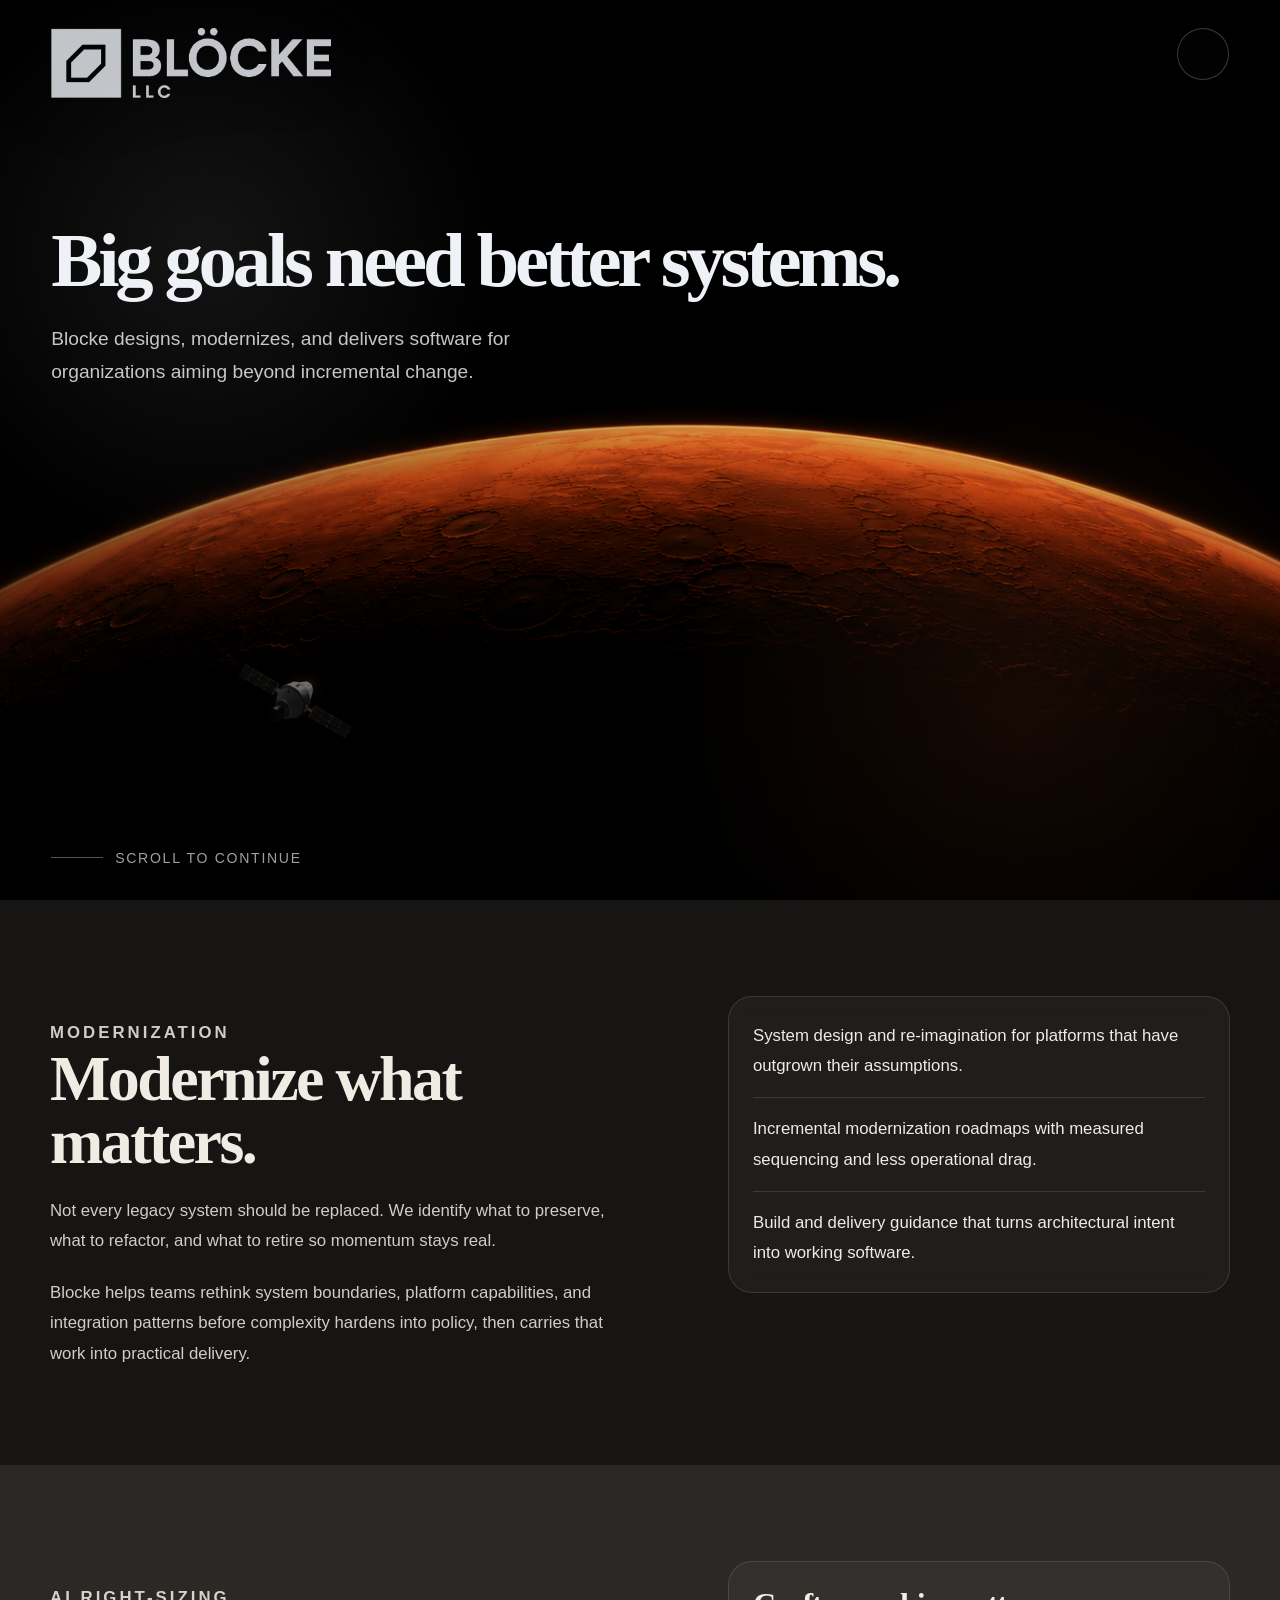
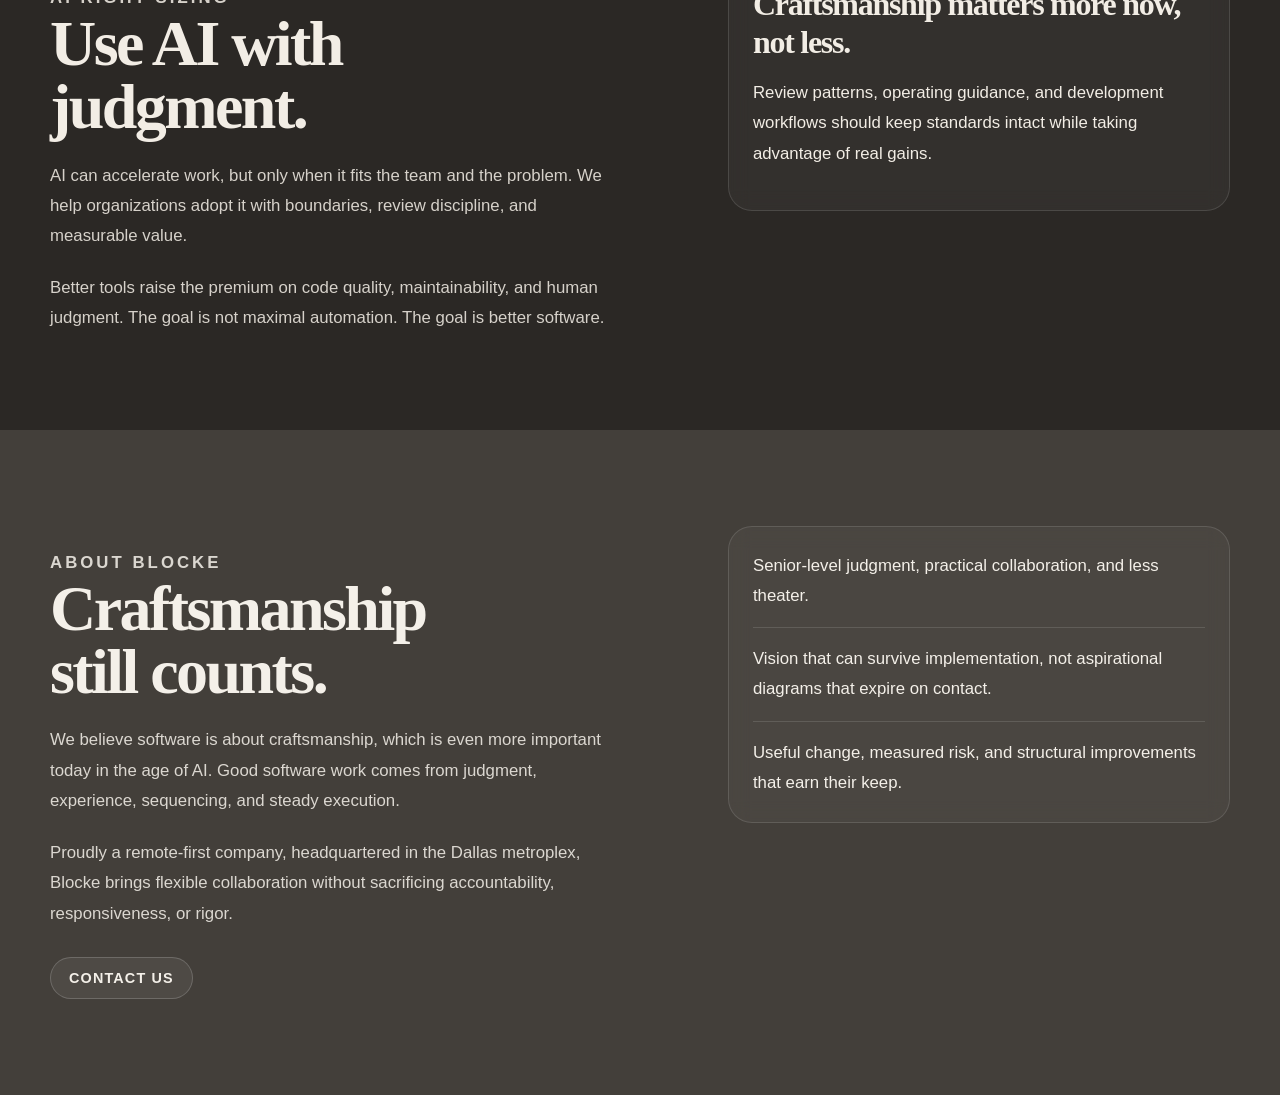
<file: index.html>
<!DOCTYPE html>
<html lang="en">
<head>
  <meta charset="UTF-8">
  <meta name="viewport" content="width=device-width, initial-scale=1.0">
  <title>Blocke, LLC</title>
  <meta name="description" content="Blocke designs, modernizes, and delivers software for organizations aiming beyond incremental change.">
  <style>
    :root {
      --hero-ink: #eef1f5;
      --hero-soft: rgba(238, 241, 245, 0.82);
      --line: rgba(255, 255, 255, 0.22);
      --glass: rgba(10, 10, 12, 0.26);
      --shadow: 0 28px 80px rgba(0, 0, 0, 0.36);
      --section-1: #171513;
      --section-2: #2b2825;
      --section-3: #433f3a;
      --section-4: #676058;
      --ink-dark: #171513;
      --ink-mid: rgba(23, 21, 19, 0.78);
      --content-max: 1180px;
    }

    * {
      box-sizing: border-box;
    }

    html {
      scroll-behavior: smooth;
    }

    body {
      margin: 0;
      min-height: 100vh;
      background: #020202;
      color: var(--hero-ink);
      font-family: "Avenir Next", "Segoe UI", sans-serif;
    }

    a {
      color: inherit;
      text-decoration: none;
    }

    button {
      font: inherit;
      color: inherit;
    }

    .hero {
      position: relative;
      min-height: 100vh;
      overflow: hidden;
      background:
        linear-gradient(180deg, rgba(0, 0, 0, 0.1) 0%, rgba(0, 0, 0, 0.14) 54%, rgba(0, 0, 0, 0.5) 100%),
        linear-gradient(90deg, rgba(0, 0, 0, 0.46) 0%, rgba(0, 0, 0, 0.16) 32%, rgba(0, 0, 0, 0.02) 58%, rgba(0, 0, 0, 0.08) 100%),
        url("assets/mars3.png") center center / cover no-repeat;
    }

    .hero::before {
      content: "";
      position: absolute;
      inset: 0;
      background:
        radial-gradient(circle at 16% 28%, rgba(255, 255, 255, 0.08), transparent 24%),
        radial-gradient(circle at 80% 80%, rgba(229, 99, 38, 0.12), transparent 28%);
      pointer-events: none;
    }

    .hero::after {
      content: "";
      position: absolute;
      inset: 0;
      background: linear-gradient(180deg, rgba(0, 0, 0, 0) 62%, rgba(0, 0, 0, 0.48) 100%);
      pointer-events: none;
    }

    .hero-inner {
      position: relative;
      z-index: 1;
      min-height: 100vh;
      display: flex;
      flex-direction: column;
      justify-content: space-between;
      padding: 28px clamp(22px, 4vw, 52px) 34px;
    }

    .hero-top {
      display: flex;
      align-items: flex-start;
      justify-content: space-between;
      gap: 24px;
    }

    .brand {
      width: min(24vw, 280px);
      min-width: 170px;
      opacity: 0.9;
      filter: drop-shadow(0 10px 28px rgba(0, 0, 0, 0.3));
    }

    .menu-button {
      position: relative;
      z-index: 3;
      display: inline-flex;
      flex-direction: column;
      justify-content: center;
      gap: 6px;
      width: 52px;
      height: 52px;
      padding: 0 14px;
      border: 1px solid var(--line);
      border-radius: 999px;
      background: var(--glass);
      box-shadow: var(--shadow);
      backdrop-filter: blur(14px);
      -webkit-backdrop-filter: blur(14px);
      cursor: pointer;
    }

    .menu-button span {
      display: block;
      height: 1.5px;
      background: var(--hero-ink);
      border-radius: 999px;
      transition: transform 180ms ease, opacity 180ms ease;
    }

    .menu-button[aria-expanded="true"] span:nth-child(1) {
      transform: translateY(7.5px) rotate(45deg);
    }

    .menu-button[aria-expanded="true"] span:nth-child(2) {
      opacity: 0;
    }

    .menu-button[aria-expanded="true"] span:nth-child(3) {
      transform: translateY(-7.5px) rotate(-45deg);
    }

    .menu-panel {
      position: absolute;
      top: 92px;
      right: clamp(22px, 4vw, 52px);
      z-index: 2;
      width: min(320px, calc(100vw - 44px));
      padding: 18px;
      border: 1px solid rgba(255, 255, 255, 0.16);
      border-radius: 24px;
      background: rgba(6, 6, 7, 0.72);
      box-shadow: var(--shadow);
      backdrop-filter: blur(18px);
      -webkit-backdrop-filter: blur(18px);
      opacity: 0;
      pointer-events: none;
      transform: translateY(-8px);
      transition: opacity 180ms ease, transform 180ms ease;
    }

    .menu-panel.is-open {
      opacity: 1;
      pointer-events: auto;
      transform: translateY(0);
    }

    .menu-panel a {
      display: block;
      padding: 13px 14px;
      border-radius: 16px;
      color: rgba(238, 241, 245, 0.92);
      letter-spacing: 0.04em;
      transition: background 160ms ease;
    }

    .menu-panel a:hover {
      background: rgba(255, 255, 255, 0.08);
    }

    .hero-copy {
      max-width: min(980px, 86vw);
      margin-bottom: clamp(100px, 16vh, 180px);
      transform: translateY(-96px);
    }

    h1 {
      margin: 0;
      max-width: none;
      font-family: "Iowan Old Style", "Palatino Linotype", serif;
      font-size: clamp(2.2rem, 6vw, 4.8rem);
      line-height: 1;
      letter-spacing: -0.055em;
      white-space: nowrap;
    }

    .support {
      max-width: 36rem;
      margin: 22px 0 0;
      font-size: clamp(1rem, 1.8vw, 1.2rem);
      line-height: 1.75;
      color: var(--hero-soft);
    }

    .hero-foot {
      display: flex;
      align-items: center;
      gap: 12px;
      font-size: 0.88rem;
      letter-spacing: 0.12em;
      text-transform: uppercase;
      color: rgba(238, 241, 245, 0.66);
    }

    .hero-foot::before {
      content: "";
      width: 52px;
      height: 1px;
      background: rgba(238, 241, 245, 0.34);
    }

    .chapter {
      padding: 96px 24px;
    }

    .chapter-inner {
      width: min(100%, var(--content-max));
      margin: 0 auto;
      display: grid;
      grid-template-columns: minmax(0, 0.95fr) minmax(280px, 0.75fr);
      gap: 42px;
      align-items: start;
    }

    .chapter-copy h2,
    .chapter-quote,
    .teaser-card h3 {
      margin: 0;
      font-family: "Iowan Old Style", "Palatino Linotype", serif;
      letter-spacing: -0.04em;
    }

    .chapter-label {
      margin: 0 0 18px;
      font-size: 0.82rem;
      font-weight: 700;
      letter-spacing: 0.18em;
      text-transform: uppercase;
      opacity: 0.68;
    }

    .chapter-copy h2 {
      max-width: 13ch;
      font-size: clamp(2.4rem, 5vw, 4.3rem);
      line-height: 0.98;
    }

    .chapter-copy p,
    .teaser-card p,
    .chapter-list li {
      font-size: 1.05rem;
      line-height: 1.8;
    }

    .chapter-copy p {
      max-width: 36rem;
      margin: 22px 0 0;
      opacity: 0.86;
    }

    .chapter-action {
      display: inline-flex;
      align-items: center;
      margin-top: 28px;
      padding: 12px 18px;
      border: 1px solid rgba(255, 255, 255, 0.18);
      border-radius: 999px;
      background: rgba(255, 255, 255, 0.06);
      font-size: 0.9rem;
      font-weight: 700;
      letter-spacing: 0.08em;
      text-transform: uppercase;
      transition: background 160ms ease, border-color 160ms ease;
    }

    .chapter-action:hover {
      background: rgba(255, 255, 255, 0.1);
      border-color: rgba(255, 255, 255, 0.28);
    }

    .chapter-side {
      display: grid;
      gap: 18px;
    }

    .chapter-list,
    .teaser-card {
      margin: 0;
      padding: 24px;
      border: 1px solid rgba(255, 255, 255, 0.12);
      border-radius: 24px;
      background: rgba(255, 255, 255, 0.04);
      backdrop-filter: blur(10px);
      -webkit-backdrop-filter: blur(10px);
    }

    .chapter-list {
      list-style: none;
    }

    .chapter-list li + li {
      margin-top: 16px;
      padding-top: 16px;
      border-top: 1px solid rgba(255, 255, 255, 0.12);
    }

    .chapter-quote {
      font-size: clamp(1.4rem, 3vw, 2rem);
      line-height: 1.18;
    }

    .chapter-1 {
      background: var(--section-1);
      color: #f0ebe3;
    }

    .chapter-2 {
      background: var(--section-2);
      color: #f2ede5;
    }

    .chapter-3 {
      background: var(--section-3);
      color: #f4f0e9;
    }

    .chapter-4 {
      background: var(--section-4);
      color: var(--ink-dark);
    }

    .chapter-4 .chapter-copy p,
    .chapter-4 .chapter-label,
    .chapter-4 .teaser-card p {
      color: var(--ink-mid);
      opacity: 1;
    }

    .chapter-4 .chapter-list,
    .chapter-4 .teaser-card {
      border-color: rgba(23, 21, 19, 0.14);
      background: rgba(255, 255, 255, 0.24);
    }

    .chapter-4 .chapter-list li + li {
      border-top-color: rgba(23, 21, 19, 0.12);
    }

    .chapter-4 .chapter-action {
      border-color: rgba(23, 21, 19, 0.16);
      background: rgba(255, 255, 255, 0.3);
    }

    .chapter-4 .chapter-action:hover {
      background: rgba(255, 255, 255, 0.42);
      border-color: rgba(23, 21, 19, 0.24);
    }

    @media (max-width: 860px) {
      .hero {
        background-position: 58% center;
      }

      .hero-inner {
        padding-top: 22px;
      }

      .brand {
        width: min(48vw, 220px);
        min-width: 140px;
      }

      .menu-panel {
        top: 84px;
      }

      .hero-copy {
        max-width: 100%;
      }

      h1 {
        white-space: normal;
      }

      .chapter {
        padding: 72px 22px;
      }

      .chapter-inner {
        grid-template-columns: 1fr;
      }
    }
  </style>
</head>
<body>
  <main class="hero" id="top">
    <div class="hero-inner">
      <div class="hero-top">
        <img class="brand" src="assets/logo-overlay-light.png" alt="Blocke, LLC">
        <button class="menu-button" type="button" aria-label="Open menu" aria-expanded="false" aria-controls="menu-panel">
          <span></span>
          <span></span>
          <span></span>
        </button>
      </div>

      <nav class="menu-panel" id="menu-panel" aria-label="Section navigation">
        <a href="#modernization">Modernize what matters</a>
        <a href="#ai">Use AI with judgment</a>
        <a href="#about">Craftsmanship still counts</a>
      </nav>

      <section class="hero-copy" aria-label="Introduction">
        <h1>Big goals need better systems.</h1>
        <p class="support">
          Blocke designs, modernizes, and delivers software for organizations aiming
          beyond incremental change.
        </p>
      </section>

      <a class="hero-foot" href="#modernization">Scroll to continue</a>
    </div>
  </main>

  <section class="chapter chapter-1" id="modernization">
    <div class="chapter-inner">
      <div class="chapter-copy">
        <p class="chapter-label">Modernization</p>
        <h2>Modernize what matters.</h2>
        <p>
          Not every legacy system should be replaced. We identify what to preserve, what to refactor,
          and what to retire so momentum stays real.
        </p>
        <p>
          Blocke helps teams rethink system boundaries, platform capabilities, and integration patterns
          before complexity hardens into policy, then carries that work into practical delivery.
        </p>
      </div>
      <div class="chapter-side">
        <ul class="chapter-list">
          <li>System design and re-imagination for platforms that have outgrown their assumptions.</li>
          <li>Incremental modernization roadmaps with measured sequencing and less operational drag.</li>
          <li>Build and delivery guidance that turns architectural intent into working software.</li>
        </ul>
      </div>
    </div>
  </section>

  <section class="chapter chapter-2" id="ai">
    <div class="chapter-inner">
      <div class="chapter-copy">
        <p class="chapter-label">AI Right-Sizing</p>
        <h2>Use AI with judgment.</h2>
        <p>
          AI can accelerate work, but only when it fits the team and the problem. We help organizations
          adopt it with boundaries, review discipline, and measurable value.
        </p>
        <p>
          Better tools raise the premium on code quality, maintainability, and human judgment. The goal
          is not maximal automation. The goal is better software.
        </p>
      </div>
      <div class="chapter-side">
        <div class="teaser-card">
          <h3 class="chapter-quote">Craftsmanship matters more now, not less.</h3>
          <p>
            Review patterns, operating guidance, and development workflows should keep standards intact
            while taking advantage of real gains.
          </p>
        </div>
      </div>
    </div>
  </section>

  <section class="chapter chapter-3" id="about">
    <div class="chapter-inner">
      <div class="chapter-copy">
        <p class="chapter-label">About Blocke</p>
        <h2>Craftsmanship still counts.</h2>
        <p>
          We believe software is about craftsmanship, which is even more important today in the age of AI.
          Good software work comes from judgment, experience, sequencing, and steady execution.
        </p>
        <p>
          Proudly a remote-first company, headquartered in the Dallas metroplex, Blocke brings flexible
          collaboration without sacrificing accountability, responsiveness, or rigor.
        </p>
        <a class="chapter-action" href="mailto:gzoller@blocke.co">Contact us</a>
      </div>
      <div class="chapter-side">
        <ul class="chapter-list">
          <li>Senior-level judgment, practical collaboration, and less theater.</li>
          <li>Vision that can survive implementation, not aspirational diagrams that expire on contact.</li>
          <li>Useful change, measured risk, and structural improvements that earn their keep.</li>
        </ul>
      </div>
    </div>
  </section>

  <script>
    const button = document.querySelector(".menu-button");
    const panel = document.querySelector(".menu-panel");
    const links = document.querySelectorAll(".menu-panel a");

    if (button && panel) {
      button.addEventListener("click", () => {
        const next = button.getAttribute("aria-expanded") !== "true";
        button.setAttribute("aria-expanded", String(next));
        panel.classList.toggle("is-open", next);
      });

      links.forEach((link) => {
        link.addEventListener("click", () => {
          button.setAttribute("aria-expanded", "false");
          panel.classList.remove("is-open");
        });
      });

      document.addEventListener("click", (event) => {
        if (!panel.contains(event.target) && !button.contains(event.target)) {
          button.setAttribute("aria-expanded", "false");
          panel.classList.remove("is-open");
        }
      });
    }
  </script>
</body>
</html>
</file>
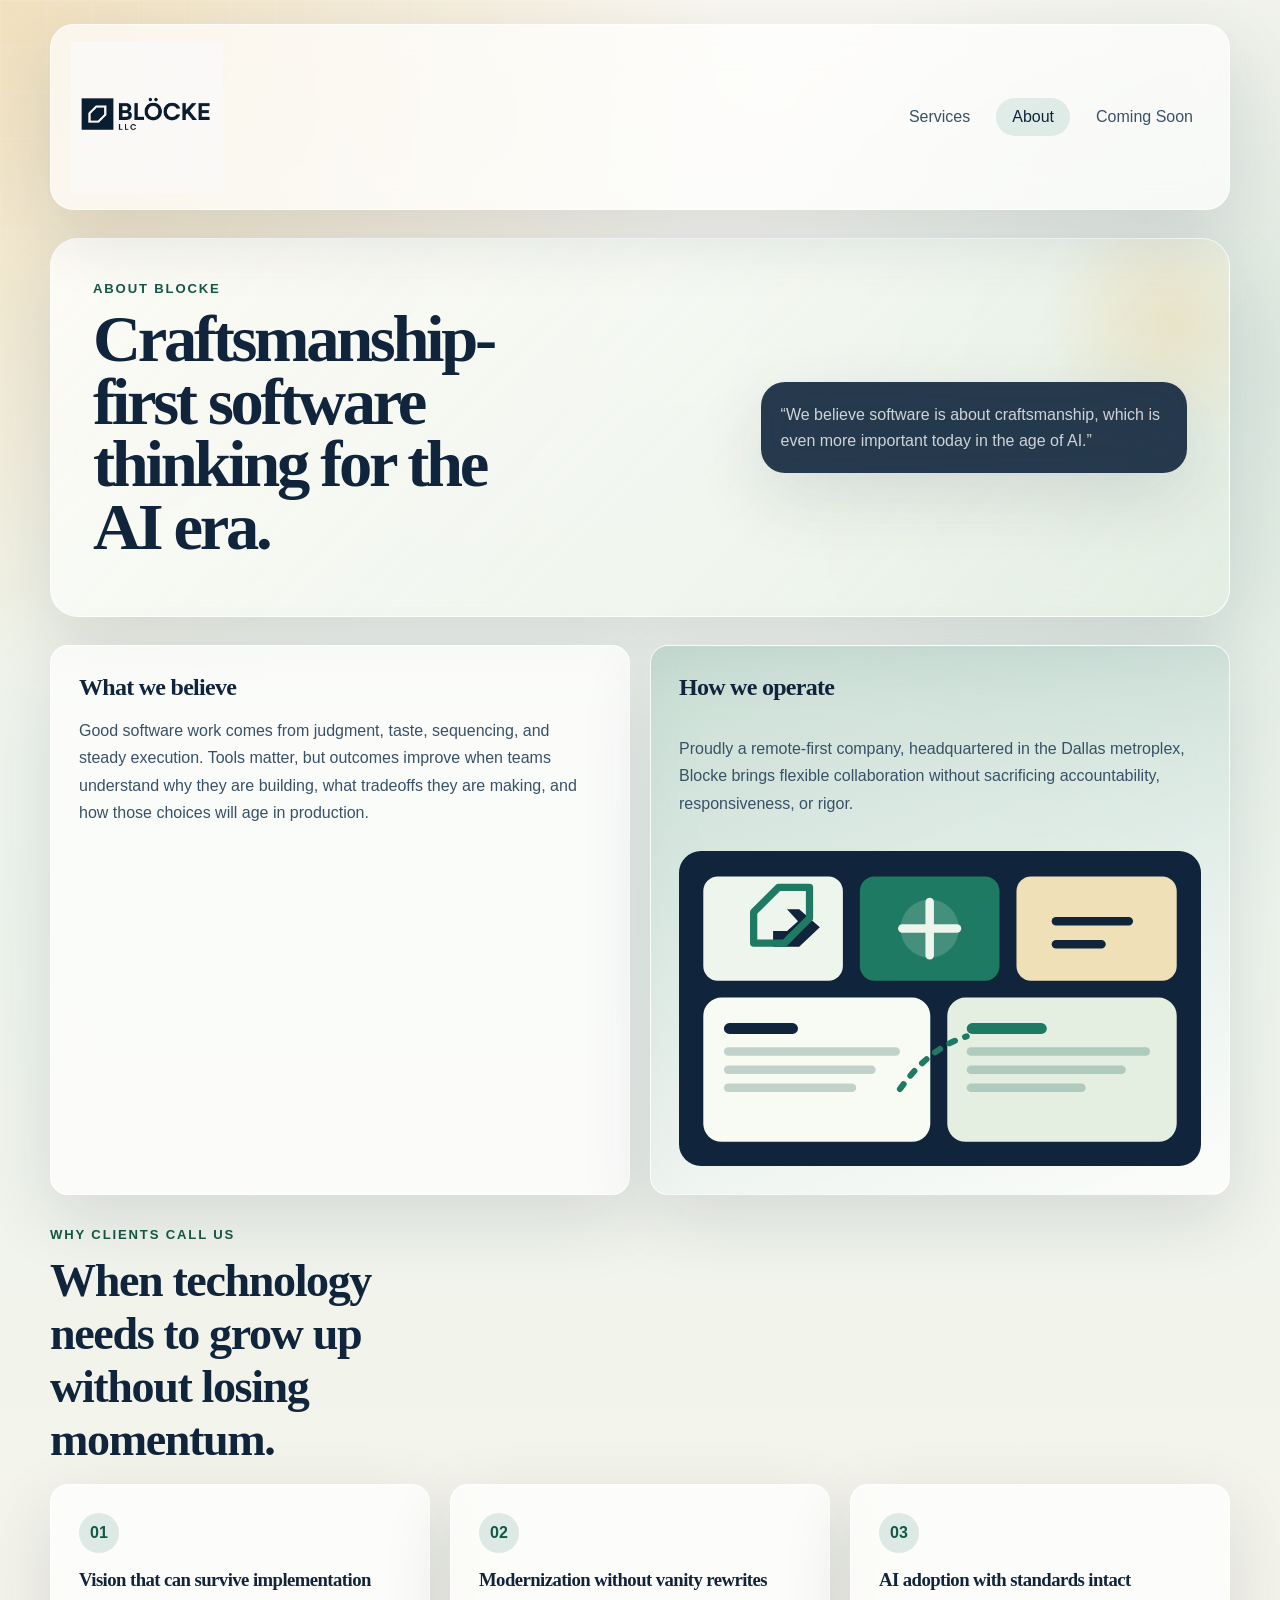
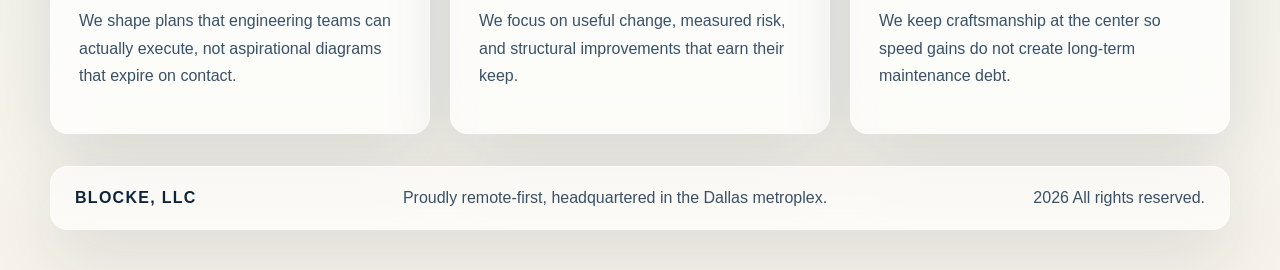
<file: about.html>
<!DOCTYPE html>
<html lang="en">
<head>
  <meta charset="UTF-8">
  <meta name="viewport" content="width=device-width, initial-scale=1.0">
  <title>About | Blocke, LLC</title>
  <meta name="description" content="Blocke is a remote-first software company focused on craftsmanship, modernization, and practical AI adoption.">
  <link rel="stylesheet" href="assets/styles.css">
</head>
<body>
  <div class="site-shell">
    <header class="site-header">
      <a class="brand" href="index.html" aria-label="Blocke home">
        <img src="assets/logo-original.png" alt="Blocke logo">
      </a>
      <button class="nav-toggle" type="button" aria-expanded="false" aria-controls="site-nav">
        Menu
      </button>
      <nav class="site-nav" id="site-nav">
        <a href="services.html">Services</a>
        <a href="about.html" aria-current="page">About</a>
        <a href="ventures.html">Coming Soon</a>
      </nav>
    </header>

    <main>
      <section class="page-hero split-hero">
        <div>
          <p class="eyebrow">About Blocke</p>
          <h1>Craftsmanship-first software thinking for the AI era.</h1>
        </div>
        <div class="quote-panel">
          <p>
            “We believe software is about craftsmanship, which is even more important today in the age of AI.”
          </p>
        </div>
      </section>

      <section class="section-grid">
        <article class="feature-panel">
          <h2>What we believe</h2>
          <p>
            Good software work comes from judgment, taste, sequencing, and steady execution. Tools
            matter, but outcomes improve when teams understand why they are building, what tradeoffs
            they are making, and how those choices will age in production.
          </p>
        </article>
        <article class="feature-panel alt-panel media-panel">
          <h2>How we operate</h2>
          <p>
            Proudly a remote-first company, headquartered in the Dallas metroplex, Blocke brings
            flexible collaboration without sacrificing accountability, responsiveness, or rigor.
          </p>
          <img src="assets/craft-grid.svg" alt="Abstract visual of distributed teams and careful software delivery">
        </article>
      </section>

      <section class="timeline">
        <div class="section-heading">
          <p class="eyebrow">Why clients call us</p>
          <h2>When technology needs to grow up without losing momentum.</h2>
        </div>
        <div class="timeline-list">
          <article>
            <span>01</span>
            <h3>Vision that can survive implementation</h3>
            <p>We shape plans that engineering teams can actually execute, not aspirational diagrams that expire on contact.</p>
          </article>
          <article>
            <span>02</span>
            <h3>Modernization without vanity rewrites</h3>
            <p>We focus on useful change, measured risk, and structural improvements that earn their keep.</p>
          </article>
          <article>
            <span>03</span>
            <h3>AI adoption with standards intact</h3>
            <p>We keep craftsmanship at the center so speed gains do not create long-term maintenance debt.</p>
          </article>
        </div>
      </section>
    </main>

    <footer class="site-footer">
      <p class="footer-brand">Blocke, LLC</p>
      <p>Proudly remote-first, headquartered in the Dallas metroplex.</p>
      <p><span id="year"></span> All rights reserved.</p>
    </footer>
  </div>

  <script src="assets/site.js"></script>
</body>
</html>
</file>
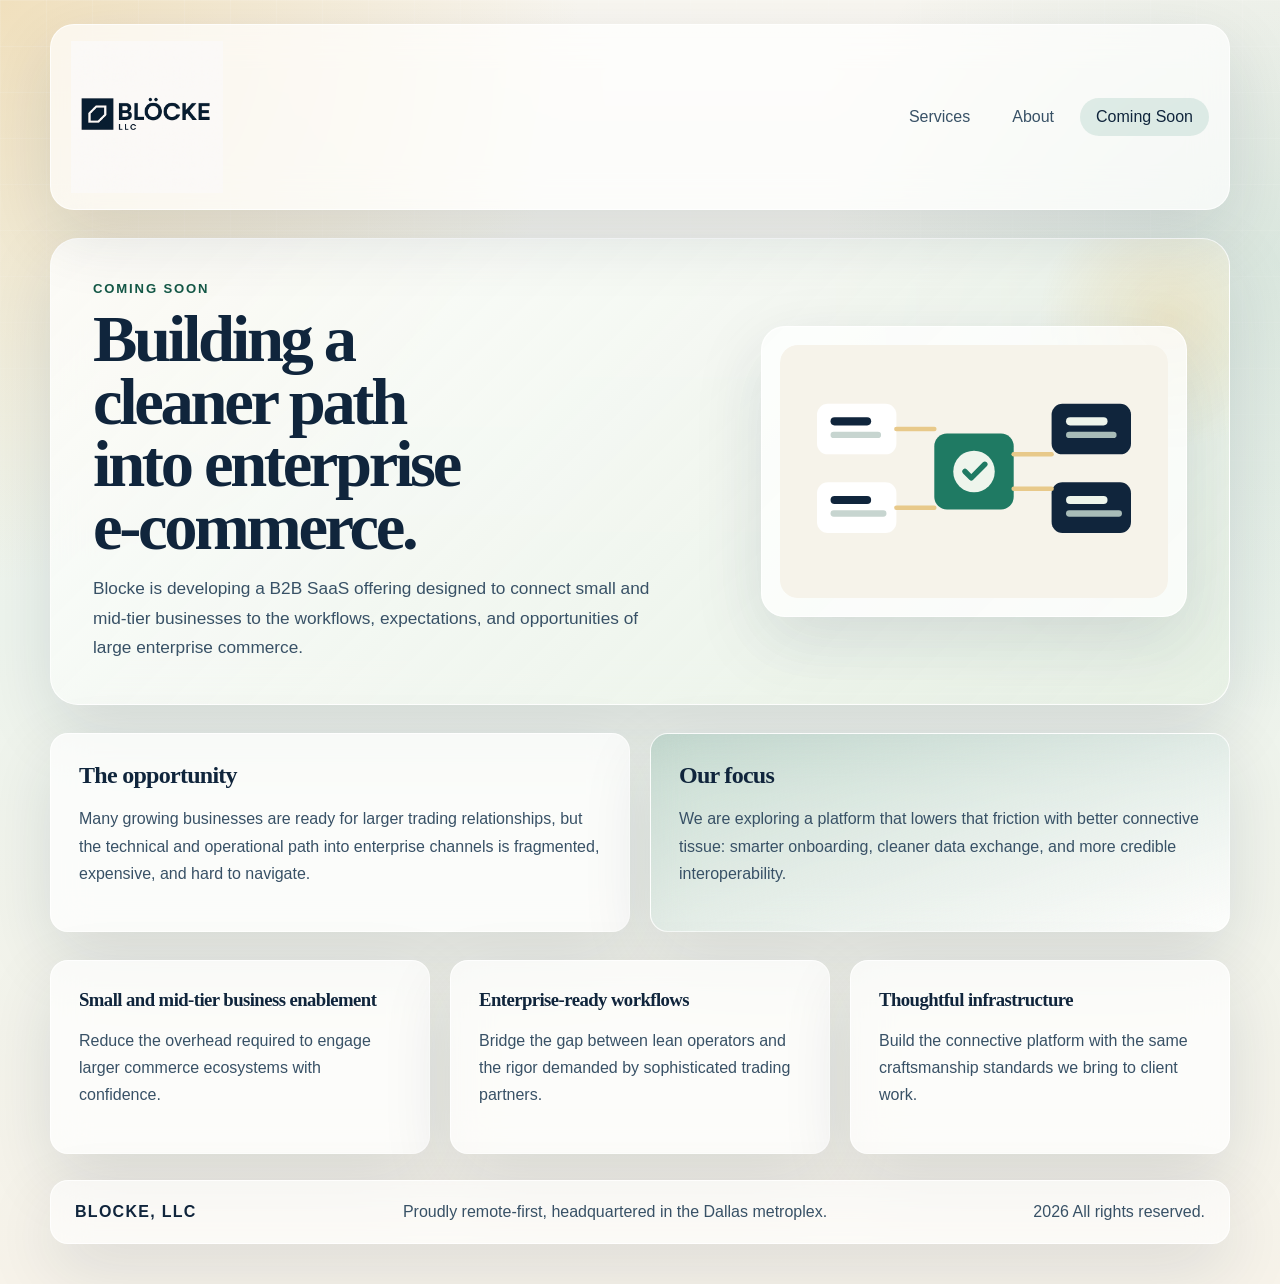
<file: ventures.html>
<!DOCTYPE html>
<html lang="en">
<head>
  <meta charset="UTF-8">
  <meta name="viewport" content="width=device-width, initial-scale=1.0">
  <title>Coming Soon | Blocke, LLC</title>
  <meta name="description" content="Blocke is developing a new B2B SaaS platform focused on connecting small and mid-tier businesses to enterprise e-commerce.">
  <link rel="stylesheet" href="assets/styles.css">
</head>
<body>
  <div class="site-shell">
    <header class="site-header">
      <a class="brand" href="index.html" aria-label="Blocke home">
        <img src="assets/logo-original.png" alt="Blocke logo">
      </a>
      <button class="nav-toggle" type="button" aria-expanded="false" aria-controls="site-nav">
        Menu
      </button>
      <nav class="site-nav" id="site-nav">
        <a href="services.html">Services</a>
        <a href="about.html">About</a>
        <a href="ventures.html" aria-current="page">Coming Soon</a>
      </nav>
    </header>

    <main>
      <section class="page-hero split-hero venture-hero">
        <div>
          <p class="eyebrow">Coming soon</p>
          <h1>Building a cleaner path into enterprise e-commerce.</h1>
          <p class="lead">
            Blocke is developing a B2B SaaS offering designed to connect small and mid-tier businesses
            to the workflows, expectations, and opportunities of large enterprise commerce.
          </p>
        </div>
        <figure class="inline-visual">
          <img src="assets/commerce-flow.svg" alt="Illustration showing smaller businesses connecting into enterprise e-commerce channels">
        </figure>
      </section>

      <section class="section-grid">
        <article class="feature-panel">
          <h2>The opportunity</h2>
          <p>
            Many growing businesses are ready for larger trading relationships, but the technical
            and operational path into enterprise channels is fragmented, expensive, and hard to navigate.
          </p>
        </article>
        <article class="feature-panel alt-panel">
          <h2>Our focus</h2>
          <p>
            We are exploring a platform that lowers that friction with better connective tissue:
            smarter onboarding, cleaner data exchange, and more credible interoperability.
          </p>
        </article>
      </section>

      <section class="cards-three">
        <article class="info-card">
          <h3>Small and mid-tier business enablement</h3>
          <p>Reduce the overhead required to engage larger commerce ecosystems with confidence.</p>
        </article>
        <article class="info-card">
          <h3>Enterprise-ready workflows</h3>
          <p>Bridge the gap between lean operators and the rigor demanded by sophisticated trading partners.</p>
        </article>
        <article class="info-card">
          <h3>Thoughtful infrastructure</h3>
          <p>Build the connective platform with the same craftsmanship standards we bring to client work.</p>
        </article>
      </section>
    </main>

    <footer class="site-footer">
      <p class="footer-brand">Blocke, LLC</p>
      <p>Proudly remote-first, headquartered in the Dallas metroplex.</p>
      <p><span id="year"></span> All rights reserved.</p>
    </footer>
  </div>

  <script src="assets/site.js"></script>
</body>
</html>
</file>
<file: assets/styles.css>
:root {
  --bg: #f4f1e9;
  --bg-strong: #e4efe1;
  --panel: rgba(255, 255, 255, 0.72);
  --panel-strong: rgba(255, 255, 255, 0.92);
  --ink: #10253c;
  --ink-soft: #385166;
  --line: rgba(16, 37, 60, 0.12);
  --accent: #1f7a63;
  --accent-deep: #145847;
  --sun: #e8c98a;
  --shadow: 0 24px 70px rgba(16, 37, 60, 0.12);
  --radius-lg: 28px;
  --radius-md: 18px;
  --radius-sm: 12px;
  --max: 1180px;
}

* {
  box-sizing: border-box;
}

html {
  scroll-behavior: smooth;
}

body {
  margin: 0;
  font-family: "Avenir Next", "Segoe UI", sans-serif;
  color: var(--ink);
  background:
    radial-gradient(circle at top left, rgba(232, 201, 138, 0.5), transparent 32%),
    radial-gradient(circle at right 20%, rgba(31, 122, 99, 0.12), transparent 28%),
    linear-gradient(180deg, #f9f7f1 0%, #edf4ed 48%, #f7f3ea 100%);
}

body::before {
  content: "";
  position: fixed;
  inset: 0;
  background-image: linear-gradient(rgba(255, 255, 255, 0.18) 1px, transparent 1px),
    linear-gradient(90deg, rgba(255, 255, 255, 0.16) 1px, transparent 1px);
  background-size: 46px 46px;
  mask-image: linear-gradient(180deg, rgba(0, 0, 0, 0.7), transparent 85%);
  pointer-events: none;
}

a {
  color: inherit;
  text-decoration: none;
}

img {
  display: block;
  max-width: 100%;
}

.site-shell {
  width: min(calc(100% - 32px), var(--max));
  margin: 0 auto;
  padding: 24px 0 40px;
}

.site-header,
.site-footer,
.hero,
.page-hero,
.feature-panel,
.alt-panel,
.banner,
.service-card,
.info-card,
.hero-card,
.quote-panel,
.timeline-list article {
  backdrop-filter: blur(18px);
  -webkit-backdrop-filter: blur(18px);
}

.site-header {
  position: sticky;
  top: 16px;
  z-index: 10;
  display: flex;
  align-items: center;
  justify-content: space-between;
  gap: 20px;
  padding: 16px 20px;
  margin-bottom: 28px;
  background: rgba(255, 255, 255, 0.68);
  border: 1px solid rgba(255, 255, 255, 0.72);
  border-radius: 24px;
  box-shadow: var(--shadow);
}

.brand {
  display: inline-flex;
  align-items: center;
  font-size: 0.95rem;
  font-weight: 700;
  letter-spacing: 0.08em;
  text-transform: uppercase;
}

.brand img {
  width: 152px;
  height: auto;
  object-fit: contain;
}

.site-nav {
  display: flex;
  gap: 10px;
  align-items: center;
}

.site-nav a {
  padding: 10px 16px;
  border-radius: 999px;
  color: var(--ink-soft);
  transition: 180ms ease;
}

.site-nav a:hover,
.site-nav a[aria-current="page"] {
  background: rgba(31, 122, 99, 0.12);
  color: var(--ink);
}

.nav-toggle {
  display: none;
  border: 0;
  background: var(--ink);
  color: white;
  padding: 10px 14px;
  border-radius: 999px;
  font: inherit;
}

.hero,
.page-hero {
  display: grid;
  gap: 28px;
  padding: 42px;
  margin-bottom: 28px;
  border-radius: var(--radius-lg);
  background: linear-gradient(135deg, rgba(255, 255, 255, 0.8), rgba(228, 239, 225, 0.64));
  border: 1px solid rgba(255, 255, 255, 0.85);
  box-shadow: var(--shadow);
  overflow: hidden;
  position: relative;
}

.hero {
  grid-template-columns: 1.3fr 0.9fr;
  align-items: center;
}

.page-hero {
  max-width: 100%;
}

.page-hero::after,
.hero::after {
  content: "";
  position: absolute;
  width: 280px;
  height: 280px;
  border-radius: 50%;
  background: radial-gradient(circle, rgba(232, 201, 138, 0.34), transparent 66%);
  right: -80px;
  top: -60px;
}

.hero h1,
.page-hero h1 {
  margin: 0 0 16px;
  max-width: 11ch;
  font-family: "Iowan Old Style", "Palatino Linotype", serif;
  font-size: clamp(3rem, 6vw, 5.8rem);
  line-height: 0.94;
  letter-spacing: -0.05em;
}

.hero-copy,
.hero-side,
.service-hero-copy,
.inline-visual,
.quote-panel {
  position: relative;
  z-index: 1;
}

.hero-backdrop {
  position: absolute;
  inset: 0;
  background:
    linear-gradient(90deg, rgba(255, 255, 255, 0.88) 0%, rgba(255, 255, 255, 0.78) 42%, rgba(255, 255, 255, 0.3) 100%),
    url("hero-network.svg") right center / cover no-repeat;
  opacity: 0.92;
}

.image-hero {
  min-height: 420px;
  align-items: end;
}

.service-hero-copy {
  max-width: 62ch;
}

.service-backdrop {
  background:
    linear-gradient(90deg, rgba(9, 25, 42, 0.78) 0%, rgba(9, 25, 42, 0.58) 36%, rgba(9, 25, 42, 0.18) 100%),
    linear-gradient(180deg, rgba(255, 255, 255, 0.04) 0%, rgba(255, 255, 255, 0.12) 100%),
    url("https://images.pexels.com/photos/34329890/pexels-photo-34329890.jpeg?auto=compress&cs=tinysrgb&w=1600") center center / cover no-repeat;
  opacity: 1;
}

.service-hero .eyebrow,
.service-hero h1,
.service-hero .lead {
  color: white;
}

.service-hero .lead {
  max-width: 54ch;
}

.page-hero h1 {
  max-width: 12ch;
  font-size: clamp(2.8rem, 5.2vw, 4.8rem);
}

.eyebrow {
  margin: 0 0 12px;
  font-size: 0.82rem;
  font-weight: 700;
  text-transform: uppercase;
  letter-spacing: 0.14em;
  color: var(--accent-deep);
}

.lead {
  max-width: 58ch;
  margin: 0;
  font-size: 1.08rem;
  line-height: 1.7;
  color: var(--ink-soft);
}

.hero-actions {
  display: flex;
  flex-wrap: wrap;
  gap: 12px;
  margin-top: 28px;
}

.hero-side {
  display: grid;
  gap: 18px;
}

.hero-visual,
.inline-visual {
  margin: 0;
  padding: 18px;
  border-radius: 24px;
  background: rgba(255, 255, 255, 0.74);
  border: 1px solid rgba(255, 255, 255, 0.84);
  box-shadow: var(--shadow);
}

.hero-visual img,
.inline-visual img,
.media-panel img {
  width: 100%;
  border-radius: 18px;
}

.button {
  display: inline-flex;
  align-items: center;
  justify-content: center;
  min-height: 48px;
  padding: 0 20px;
  border-radius: 999px;
  font-weight: 700;
  transition: transform 180ms ease, box-shadow 180ms ease, background 180ms ease;
}

.button:hover {
  transform: translateY(-2px);
}

.button-primary {
  background: var(--ink);
  color: white;
  box-shadow: 0 14px 28px rgba(16, 37, 60, 0.18);
}

.button-secondary {
  background: rgba(255, 255, 255, 0.84);
  border: 1px solid var(--line);
}

.hero-card,
.quote-panel {
  padding: 20px;
  border-radius: 24px;
  background: rgba(16, 37, 60, 0.9);
  color: white;
  box-shadow: var(--shadow);
}

.metric + .metric {
  margin-top: 16px;
  padding-top: 16px;
  border-top: 1px solid rgba(255, 255, 255, 0.16);
}

.metric-value {
  display: block;
  margin-bottom: 6px;
  font-family: "Iowan Old Style", "Palatino Linotype", serif;
  font-size: 1.8rem;
}

.metric-label,
.quote-panel p {
  margin: 0;
  line-height: 1.6;
  color: rgba(255, 255, 255, 0.78);
}

.section-grid,
.cards-three,
.service-list,
.timeline-list {
  display: grid;
  gap: 20px;
}

.section-grid {
  grid-template-columns: repeat(2, minmax(0, 1fr));
  margin-bottom: 28px;
}

.section-stack,
.timeline {
  margin: 32px 0;
}

.section-heading {
  margin-bottom: 18px;
}

.section-heading h2,
.feature-panel h2,
.banner h2,
.service-card h2,
.info-card h3,
.timeline-list h3 {
  margin: 0;
  font-family: "Iowan Old Style", "Palatino Linotype", serif;
  letter-spacing: -0.03em;
}

.section-heading h2 {
  max-width: 18ch;
  font-size: clamp(2rem, 3.6vw, 3.4rem);
}

.feature-panel,
.service-card,
.info-card,
.timeline-list article,
.banner {
  padding: 28px;
  border-radius: var(--radius-md);
  background: var(--panel);
  border: 1px solid rgba(255, 255, 255, 0.8);
  box-shadow: var(--shadow);
}

.alt-panel {
  background: linear-gradient(160deg, rgba(31, 122, 99, 0.18), rgba(255, 255, 255, 0.8));
}

.media-panel {
  display: grid;
  gap: 18px;
}

.feature-panel p,
.service-card p,
.info-card p,
.timeline-list p {
  color: var(--ink-soft);
  line-height: 1.7;
}

.text-link {
  display: inline-flex;
  margin-top: 18px;
  font-weight: 700;
  color: var(--accent-deep);
}

.cards-three {
  grid-template-columns: repeat(3, minmax(0, 1fr));
}

.service-list {
  grid-template-columns: repeat(2, minmax(0, 1fr));
  margin-bottom: 28px;
}

.service-card ul {
  margin: 20px 0 0;
  padding-left: 18px;
  color: var(--ink);
  line-height: 1.7;
}

.banner {
  display: flex;
  align-items: center;
  justify-content: space-between;
  gap: 20px;
  margin: 36px 0 18px;
  background: linear-gradient(135deg, rgba(16, 37, 60, 0.96), rgba(31, 122, 99, 0.82));
  color: white;
}

.banner .eyebrow,
.banner h2 {
  color: white;
}

.banner.subtle {
  background: linear-gradient(135deg, rgba(228, 239, 225, 0.92), rgba(255, 255, 255, 0.88));
  color: var(--ink);
}

.banner.subtle .eyebrow {
  color: var(--accent-deep);
}

.split-hero {
  grid-template-columns: 1.2fr 0.8fr;
  align-items: center;
}

.timeline-list {
  grid-template-columns: repeat(3, minmax(0, 1fr));
}

.timeline-list article span {
  display: inline-flex;
  width: 40px;
  height: 40px;
  margin-bottom: 16px;
  border-radius: 50%;
  align-items: center;
  justify-content: center;
  background: rgba(31, 122, 99, 0.14);
  color: var(--accent-deep);
  font-weight: 700;
}

.site-footer {
  display: flex;
  flex-wrap: wrap;
  align-items: center;
  justify-content: space-between;
  gap: 14px;
  margin-top: 26px;
  padding: 22px 24px;
  border-radius: 18px;
  background: rgba(255, 255, 255, 0.62);
  border: 1px solid rgba(255, 255, 255, 0.78);
  box-shadow: var(--shadow);
}

.site-footer p {
  margin: 0;
  color: var(--ink-soft);
}

.footer-brand {
  font-weight: 700;
  letter-spacing: 0.08em;
  text-transform: uppercase;
  color: var(--ink) !important;
}

.venture-hero {
  max-width: 100%;
}

[data-animate] {
  opacity: 0;
  transform: translateY(18px);
  transition: opacity 500ms ease, transform 500ms ease;
}

[data-animate].is-visible {
  opacity: 1;
  transform: translateY(0);
}

@media (max-width: 900px) {
  .hero,
  .section-grid,
  .cards-three,
  .service-list,
  .timeline-list,
  .split-hero {
    grid-template-columns: 1fr;
  }

  .site-header {
    border-radius: 20px;
    padding: 16px;
  }

  .brand img {
    width: 120px;
  }

  .nav-toggle {
    display: inline-flex;
  }

  .site-nav {
    display: none;
    position: absolute;
    left: 16px;
    right: 16px;
    top: calc(100% + 10px);
    flex-direction: column;
    align-items: stretch;
    padding: 12px;
    border-radius: 22px;
    background: rgba(255, 255, 255, 0.94);
    border: 1px solid rgba(255, 255, 255, 0.84);
    box-shadow: var(--shadow);
  }

  .site-nav.is-open {
    display: flex;
  }

  .hero h1,
  .page-hero h1,
  .section-heading h2 {
    max-width: none;
  }

  .banner {
    align-items: flex-start;
    flex-direction: column;
  }

  .site-footer {
    align-items: flex-start;
  }
}

@media (prefers-reduced-motion: reduce) {
  html {
    scroll-behavior: auto;
  }

  *, *::before, *::after {
    animation: none !important;
    transition: none !important;
  }
}
</file>
